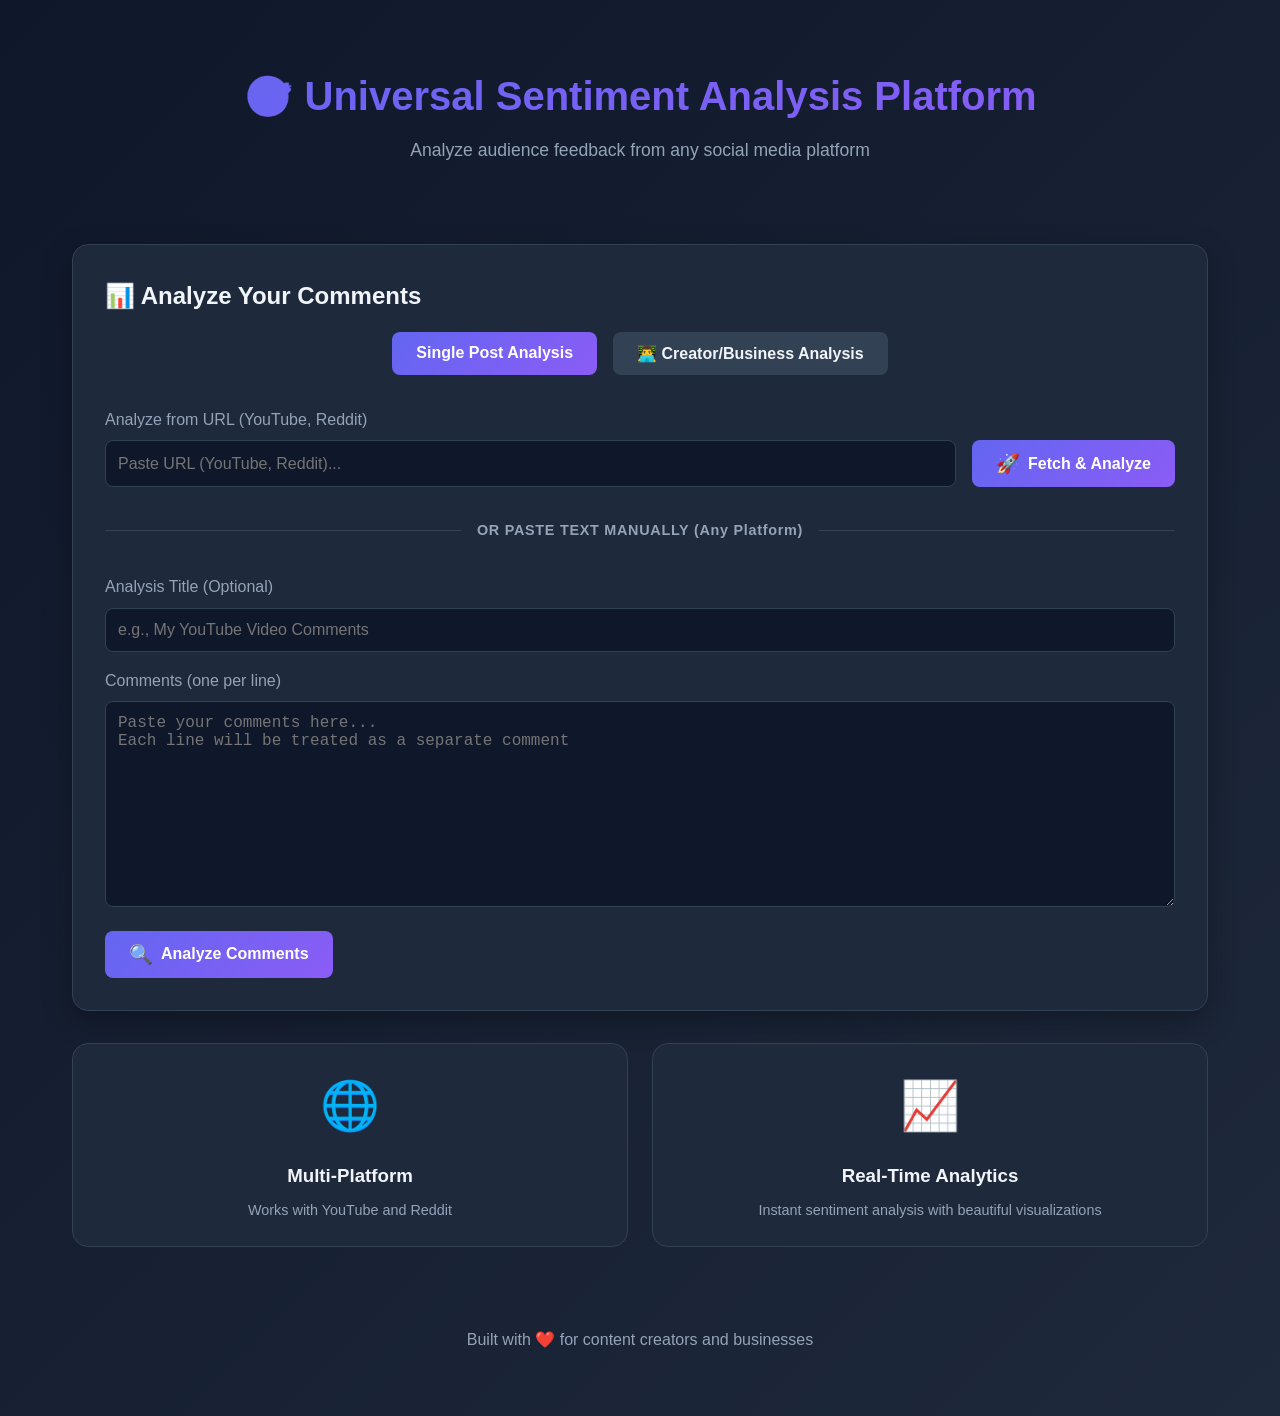
<file: templates/index.html>
<!DOCTYPE html>
<html lang="en">

<head>
    <meta charset="UTF-8">
    <meta name="viewport" content="width=device-width, initial-scale=1.0">
    <title>Universal Sentiment Analysis Platform</title>
    <link rel="stylesheet" href="/static/css/style.css">
</head>

<body>
    <div class="container">
        <header>
            <h1>🎯 Universal Sentiment Analysis Platform</h1>
            <p class="subtitle">Analyze audience feedback from any social media platform</p>
        </header>

        <main>
            <div class="card">
                <h2>📊 Analyze Your Comments</h2>

                <div class="mode-toggle"
                    style="display: flex; gap: 1rem; margin-bottom: 2rem; justify-content: center;">
                    <button id="singleModeBtn" class="btn btn-primary active-mode">Single Post Analysis</button>
                    <button id="creatorModeBtn" class="btn btn-secondary">👨‍💻 Creator/Business Analysis</button>
                </div>

                <!-- Single Mode Section -->
                <div id="singleModeSection">
                    <div class="input-section">
                        <label for="urlInput">Analyze from URL (YouTube, Reddit)</label>
                        <div class="url-input-group">
                            <input type="text" id="urlInput" placeholder="Paste URL (YouTube, Reddit)..." />
                            <button id="analyzeUrlBtn" class="btn btn-primary">
                                <span class="btn-icon">🚀</span> Fetch & Analyze
                            </button>
                        </div>

                        <div class="divider">
                            <span>OR PASTE TEXT MANUALLY (Any Platform)</span>
                        </div>

                        <label for="title">Analysis Title (Optional)</label>
                        <input type="text" id="title" placeholder="e.g., My YouTube Video Comments" />

                        <label for="comments">Comments (one per line)</label>
                        <textarea id="comments" rows="10"
                            placeholder="Paste your comments here...&#10;Each line will be treated as a separate comment"></textarea>

                        <div class="button-group">
                            <button id="analyzeBtn" class="btn btn-primary">
                                <span class="btn-icon">🔍</span> Analyze Comments
                            </button>
                        </div>
                    </div>
                </div>

                <!-- Creator Mode Section -->
                <div id="creatorModeSection" style="display: none;">
                    <div class="input-section">
                        <label for="creatorName">Creator Name / Handle</label>
                        <input type="text" id="creatorName" placeholder="e.g. @TechReviewer" />

                        <label>Content Sources (URLs or Manual Text)</label>
                        <div id="urlList">
                            <div class="url-input-group">
                                <input type="text" class="creator-url-input"
                                    placeholder="Paste URL (YouTube/Reddit)..." />
                            </div>
                        </div>

                        <div style="display: flex; gap: 0.5rem; margin-top: 1rem;">
                            <button id="addUrlBtn" class="btn btn-secondary" style="flex: 1; font-size: 0.85rem;">
                                + Add URL
                            </button>
                            <button id="addManualBtn" class="btn btn-secondary" style="flex: 1; font-size: 0.85rem;">
                                + Add Manual Set
                            </button>
                        </div>

                        <p
                            style="font-size: 0.8rem; color: var(--text-secondary); margin-top: 1rem; padding: 0.5rem; background: rgba(255,255,255,0.05); border-radius: 4px;">
                            💡 **Pro Tip:** For faster reports, try adding multiple YouTube or Reddit URLs at once!
                        </p>

                        <button id="analyzeCreatorBtn" class="btn btn-primary" style="width: 100%; margin-top: 2rem;">
                            <span class="btn-icon">📈</span> Generate Business Report
                        </button>
                    </div>
                </div>
            </div>

            <div class="features">
                <div class="feature-card">
                    <div class="feature-icon">🌐</div>
                    <h3>Multi-Platform</h3>
                    <p>Works with YouTube and Reddit</p>
                </div>
                <div class="feature-card">
                    <div class="feature-icon">📈</div>
                    <h3>Real-Time Analytics</h3>
                    <p>Instant sentiment analysis with beautiful visualizations</p>
                </div>
            </div>
        </main>

        <footer>
            <p>Built with ❤️ for content creators and businesses</p>
        </footer>
    </div>

    <div id="loading" class="loading" style="display: none;">
        <div class="spinner"></div>
        <p>Analyzing comments...</p>
    </div>

    <div id="error" class="error" style="display: none;"></div>

    <script src="/static/js/app.js"></script>
</body>

</html>
</file>
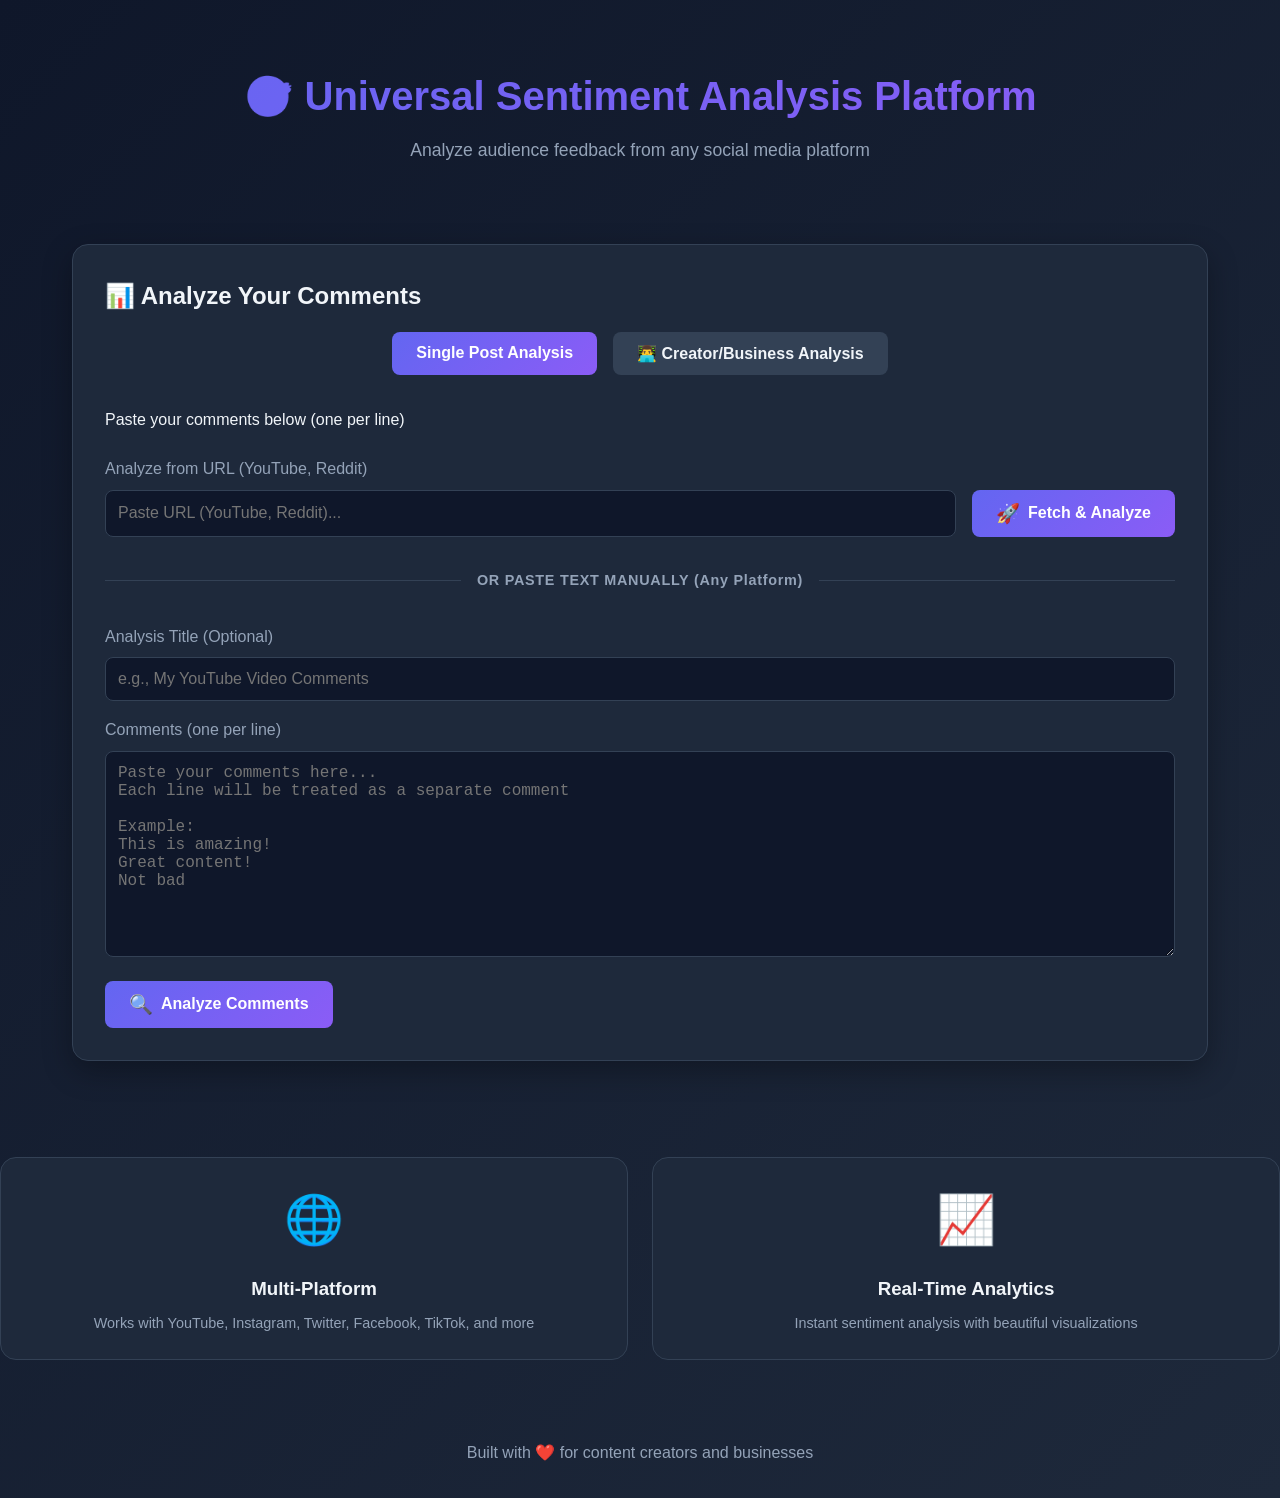
<file: Universal_Sentiment_Analysis/templates/index.html>
<!DOCTYPE html>
<html lang="en">

<head>
    <meta charset="UTF-8">
    <meta name="viewport" content="width=device-width, initial-scale=1.0">
    <title>Universal Sentiment Analysis Platform</title>
    <link rel="stylesheet" href="/static/css/style.css">
</head>

<body>
    <div class="container">
        <header>
            <h1>🎯 Universal Sentiment Analysis Platform</h1>
            <p class="subtitle">Analyze audience feedback from any social media platform</p>
        </header>

        <main>
            <div class="card">
                <h2>📊 Analyze Your Comments</h2>

                <div class="mode-toggle"
                    style="display: flex; gap: 1rem; margin-bottom: 2rem; justify-content: center;">
                    <button id="singleModeBtn" class="btn btn-primary active-mode">Single Post Analysis</button>
                    <button id="creatorModeBtn" class="btn btn-secondary">👨‍💻 Creator/Business Analysis</button>
                </div>

                <div id="singleModeSection">
                    <p>Paste your comments below (one per line)</p>

                    <div class="input-section">
                        <label for="urlInput">Analyze from URL (YouTube, Reddit)</label>
                        <div class="url-input-group">
                            <input type="text" id="urlInput" placeholder="Paste URL (YouTube, Reddit)..." />
                            <button id="analyzeUrlBtn" class="btn btn-primary">
                                <span class="btn-icon">🚀</span> Fetch & Analyze
                            </button>
                        </div>

                        <div class="divider">
                            <span>OR PASTE TEXT MANUALLY (Any Platform)</span>
                        </div>

                        <label for="title">Analysis Title (Optional)</label>
                        <input type="text" id="title" placeholder="e.g., My YouTube Video Comments" />

                        <label for="comments">Comments (one per line)</label>
                        <textarea id="comments" rows="10"
                            placeholder="Paste your comments here...&#10;Each line will be treated as a separate comment&#10;&#10;Example:&#10;This is amazing!&#10;Great content!&#10;Not bad"></textarea>

                        <div class="button-group">
                            <button id="analyzeBtn" class="btn btn-primary">
                                <span class="btn-icon">🔍</span> Analyze Comments
                            </button>
                        </div>

                        <input type="file" id="csvFile" accept=".csv" style="display: none;">
                    </div>

                </div> <!-- End of singleModeSection -->

            </div> <!-- End of singleModeSection -->
    </div>

    <div id="loading" class="loading" style="display: none;">
        <div class="spinner"></div>
        <p>Analyzing comments...</p>
    </div>

    <div id="error" class="error" style="display: none;"></div>

    <!-- Creator Mode Section (Hidden by default) -->
    <div id="creatorModeSection" class="card" style="display: none;">
        <h2>👨‍💻 Creator Business Analysis</h2>
        <p>Analyze a creator's overall brand suitability by aggregating multiple posts/videos.</p>

        <div class="input-section">
            <label for="creatorName">Creator Name / Handle</label>
            <input type="text" id="creatorName" placeholder="e.g. @TechReviewer" />

            <label>Content URLs (Add YouTube videos, Reddit posts, etc.)</label>
            <div id="urlList">
                <div class="url-input-group">
                    <input type="text" class="creator-url-input" placeholder="Paste URL 1..." />
                </div>
                <div class="url-input-group">
                    <input type="text" class="creator-url-input" placeholder="Paste URL 2..." />
                </div>
                <div class="url-input-group">
                    <input type="text" class="creator-url-input" placeholder="Paste URL 3..." />
                </div>
            </div>

            <button id="addUrlBtn" class="btn btn-secondary"
                style="margin-bottom: 2rem; width: 100%; font-size: 0.9rem;">
                + Add URL Source
            </button>

            <button id="analyzeCreatorBtn" class="btn btn-primary" style="width: 100%;">
                <span class="btn-icon">📈</span> Generate Business Report
            </button>
        </div>
    </div>

    <div class="features">
        <div class="feature-card">
            <div class="feature-icon">🌐</div>
            <h3>Multi-Platform</h3>
            <p>Works with YouTube, Instagram, Twitter, Facebook, TikTok, and more</p>
        </div>
        <div class="feature-card">
            <div class="feature-icon">📈</div>
            <h3>Real-Time Analytics</h3>
            <p>Instant sentiment analysis with beautiful visualizations</p>
        </div>
    </div>
    </main>

    <footer>
        <p>Built with ❤️ for content creators and businesses</p>
    </footer>
    </div>

    <script src="/static/js/app.js"></script>
</body>

</html>
</file>
<file: static/css/style.css>
/* Universal Sentiment Analysis Platform - Styles */

:root {
    --primary-color: #6366f1;
    --secondary-color: #8b5cf6;
    --success-color: #10b981;
    --danger-color: #ef4444;
    --warning-color: #f59e0b;
    --neutral-color: #6b7280;
    --bg-color: #0f172a;
    --card-bg: #1e293b;
    --text-color: #f1f5f9;
    --text-secondary: #94a3b8;
    --border-color: #334155;
}

* {
    margin: 0;
    padding: 0;
    box-sizing: border-box;
}

body {
    font-family: 'Inter', -apple-system, BlinkMacSystemFont, 'Segoe UI', sans-serif;
    background: linear-gradient(135deg, #0f172a 0%, #1e293b 100%);
    color: var(--text-color);
    min-height: 100vh;
    line-height: 1.6;
}

.container {
    max-width: 1200px;
    margin: 0 auto;
    padding: 2rem;
}

/* Header */
header {
    text-align: center;
    margin-bottom: 3rem;
    padding: 2rem 0;
}

header h1 {
    font-size: 2.5rem;
    background: linear-gradient(135deg, var(--primary-color), var(--secondary-color));
    -webkit-background-clip: text;
    -webkit-text-fill-color: transparent;
    background-clip: text;
    margin-bottom: 0.5rem;
}

.subtitle {
    color: var(--text-secondary);
    font-size: 1.1rem;
}

/* Cards */
.card {
    background: var(--card-bg);
    border-radius: 1rem;
    padding: 2rem;
    margin-bottom: 2rem;
    box-shadow: 0 10px 30px rgba(0, 0, 0, 0.3);
    border: 1px solid var(--border-color);
}

.card h2 {
    margin-bottom: 1rem;
    color: var(--text-color);
}

/* Input Section */
.input-section {
    margin-top: 1.5rem;
}

.input-section label {
    display: block;
    margin-bottom: 0.5rem;
    color: var(--text-secondary);
    font-weight: 500;
}

.input-section input[type="text"],
.input-section textarea {
    width: 100%;
    padding: 0.75rem;
    background: var(--bg-color);
    border: 1px solid var(--border-color);
    border-radius: 0.5rem;
    color: var(--text-color);
    font-size: 1rem;
    margin-bottom: 1rem;
    transition: border-color 0.3s;
}

.input-section input[type="text"]:focus,
.input-section textarea:focus {
    outline: none;
    border-color: var(--primary-color);
}

.url-input-group {
    display: flex;
    gap: 1rem;
    margin-bottom: 2rem;
}

.url-input-group input {
    margin-bottom: 0 !important;
    flex: 1;
}

.divider {
    display: flex;
    align-items: center;
    text-align: center;
    color: var(--text-secondary);
    margin: 2rem 0;
}

.divider::before,
.divider::after {
    content: '';
    flex: 1;
    border-bottom: 1px solid var(--border-color);
}

.divider span {
    padding: 0 1rem;
    font-size: 0.9rem;
    font-weight: 600;
    letter-spacing: 0.05em;
}

.input-section textarea {
    resize: vertical;
    font-family: 'Courier New', monospace;
}

/* Buttons */
.button-group {
    display: flex;
    gap: 1rem;
    flex-wrap: wrap;
}

.btn {
    padding: 0.75rem 1.5rem;
    border: none;
    border-radius: 0.5rem;
    font-size: 1rem;
    font-weight: 600;
    cursor: pointer;
    transition: all 0.3s;
    display: inline-flex;
    align-items: center;
    gap: 0.5rem;
}

.btn-primary {
    background: linear-gradient(135deg, var(--primary-color), var(--secondary-color));
    color: white;
}

.btn-primary:hover {
    transform: translateY(-2px);
    box-shadow: 0 5px 20px rgba(99, 102, 241, 0.4);
}

.btn-secondary {
    background: var(--border-color);
    color: var(--text-color);
}

.btn-secondary:hover {
    background: var(--neutral-color);
}

.btn-icon {
    font-size: 1.2rem;
}

/* Loading */
.loading {
    text-align: center;
    padding: 2rem;
}

.spinner {
    border: 4px solid var(--border-color);
    border-top: 4px solid var(--primary-color);
    border-radius: 50%;
    width: 50px;
    height: 50px;
    animation: spin 1s linear infinite;
    margin: 0 auto 1rem;
}

@keyframes spin {
    0% {
        transform: rotate(0deg);
    }

    100% {
        transform: rotate(360deg);
    }
}

/* Error */
.error {
    background: rgba(239, 68, 68, 0.1);
    border: 1px solid var(--danger-color);
    color: var(--danger-color);
    padding: 1rem;
    border-radius: 0.5rem;
    margin-top: 1rem;
}

/* Features */
.features {
    display: grid;
    grid-template-columns: repeat(auto-fit, minmax(250px, 1fr));
    gap: 1.5rem;
    margin-top: 2rem;
}

.feature-card {
    background: var(--card-bg);
    padding: 1.5rem;
    border-radius: 1rem;
    text-align: center;
    border: 1px solid var(--border-color);
    transition: transform 0.3s;
}

.feature-card:hover {
    transform: translateY(-5px);
}

.feature-icon {
    font-size: 3rem;
    margin-bottom: 1rem;
}

.feature-card h3 {
    margin-bottom: 0.5rem;
    color: var(--text-color);
}

.feature-card p {
    color: var(--text-secondary);
    font-size: 0.9rem;
}

/* Stats Grid */
.stats-grid {
    display: grid;
    grid-template-columns: repeat(auto-fit, minmax(200px, 1fr));
    gap: 1.5rem;
    margin-bottom: 2rem;
}

.stat-card {
    background: var(--card-bg);
    padding: 1.5rem;
    border-radius: 1rem;
    text-align: center;
    border: 2px solid var(--border-color);
}

.stat-card.positive {
    border-color: var(--success-color);
}

.stat-card.negative {
    border-color: var(--danger-color);
}

.stat-card.neutral {
    border-color: var(--warning-color);
}

.stat-card.total {
    border-color: var(--primary-color);
}

.stat-icon {
    font-size: 2.5rem;
    margin-bottom: 0.5rem;
}

.stat-value {
    font-size: 2.5rem;
    font-weight: bold;
    margin-bottom: 0.25rem;
}

.stat-label {
    color: var(--text-secondary);
    font-size: 0.9rem;
}

/* Charts */
.charts-container {
    display: grid;
    grid-template-columns: repeat(auto-fit, minmax(400px, 1fr));
    gap: 2rem;
    margin-bottom: 2rem;
}

.chart-card {
    background: var(--card-bg);
    padding: 1.5rem;
    border-radius: 1rem;
    border: 1px solid var(--border-color);
}

.chart-card h3 {
    margin-bottom: 1rem;
    text-align: center;
}

/* Comments */
.filter-section {
    margin-bottom: 1.5rem;
}

.filter-select {
    width: 100%;
    padding: 0.75rem;
    background: var(--bg-color);
    border: 1px solid var(--border-color);
    border-radius: 0.5rem;
    color: var(--text-color);
    font-size: 1rem;
    margin-top: 0.5rem;
}

.comments-container {
    max-height: 500px;
    overflow-y: auto;
}

.comment-item {
    background: var(--bg-color);
    padding: 1rem;
    border-radius: 0.5rem;
    margin-bottom: 0.75rem;
    border-left: 4px solid var(--border-color);
}

.comment-item.positive {
    border-left-color: var(--success-color);
}

.comment-item.negative {
    border-left-color: var(--danger-color);
}

.comment-item.neutral {
    border-left-color: var(--warning-color);
}

/* Action Buttons */
.action-buttons {
    display: flex;
    gap: 1rem;
    justify-content: center;
    margin-top: 2rem;
}

/* Footer */
footer {
    text-align: center;
    padding: 2rem 0;
    color: var(--text-secondary);
    margin-top: 3rem;
}

/* Responsive */
@media (max-width: 768px) {
    .container {
        padding: 1rem;
    }

    header h1 {
        font-size: 1.8rem;
    }

    .charts-container {
        grid-template-columns: 1fr;
    }

    .button-group {
        flex-direction: column;
    }

    .btn {
        width: 100%;
        justify-content: center;
    }
}

/* Timestamp */
.timestamp {
    color: var(--text-secondary);
    font-size: 0.9rem;
    font-style: italic;
}
</file>
